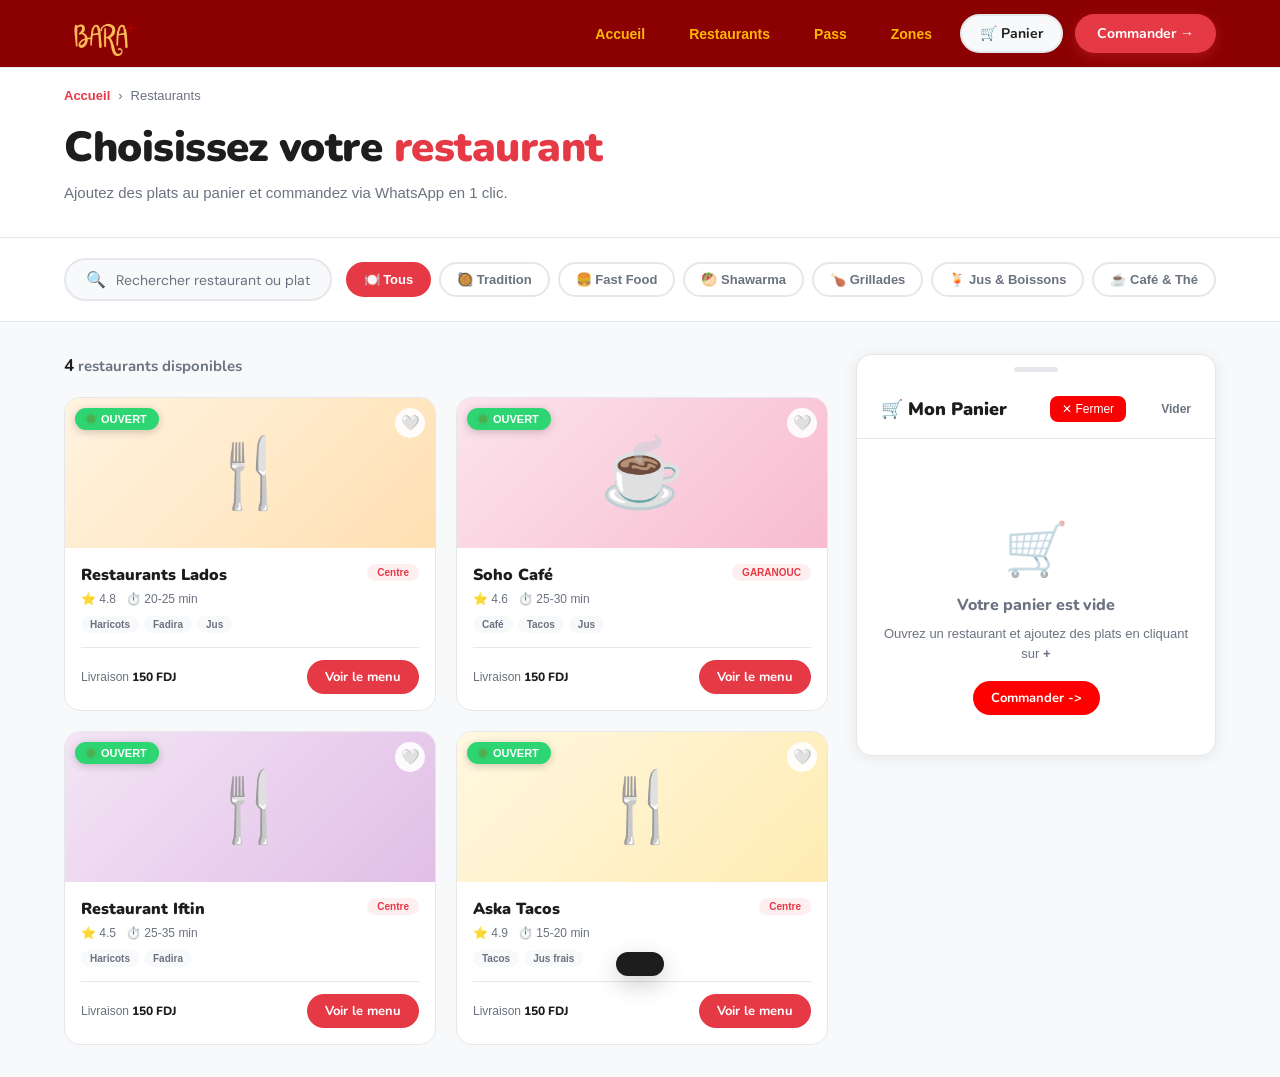
<file: restaurants.html>
<!DOCTYPE html>
<html lang="fr">
<head>
<meta charset="UTF-8">
<meta name="viewport" content="width=device-width, initial-scale=1.0">
<title>Restaurants — Bara+ Ali Sabieh</title>
<link rel="shortcut icon" href="images/3.png" type="image/x-icon">
<link href="https://fonts.googleapis.com/css2?family=Nunito:wght@400;600;700;800;900&family=DM+Sans:wght@400;500;600&display=swap" rel="stylesheet">
<link rel="stylesheet" href="style2.css">
</head>
<body>

<!-- NAV -->
<nav>
  <a href="index.html" class="nav-logo">
    <img src="images/2.png" alt="">
  </a>
  <div class="nav-right">
    <a href="index.html" class="nav-link">Accueil</a>
    <a href="restaurants.html" class="nav-link active">Restaurants</a>
    <a href="index.html#pass" class="nav-link">Pass</a>
    <a href="index.html#zones" class="nav-link">Zones</a>
    <button class="cart-nav-btn" onclick="toggleCartMobile()" id="cartNavBtn">
      🛒 Panier
      <span id="cartBadge" class="cart-badge">0</span>
    </button>
    <a href="https://wa.me/25377784312?text=Salut, je veux commander !" target="_blank" class="nav-cta">Commander →</a>
  </div>
</nav>

<!-- PAGE HERO -->
<div class="page-hero">
  <div class="breadcrumb">
    <a href="index.html">Accueil</a> › <span>Restaurants</span>
  </div>
  <h1>Choisissez votre <span>restaurant</span></h1>
  <p>Ajoutez des plats au panier et commandez via WhatsApp en 1 clic.</p>
</div>

<!-- CONTROLS -->
<div class="controls">
  <div class="search-box">
    <span style="color:var(--text2)">🔍</span>
    <input type="text" id="searchInput" placeholder="Rechercher restaurant ou plat...">
  </div>
  <div class="filter-pills">
  <div class="fp on" onclick="filter(this,'all')">🍽️ Tous</div>
  <div class="fp" onclick="filter(this,'traditionnel')">🥘 Tradition</div>
  <div class="fp" onclick="filter(this,'fastfood')">🍔 Fast Food</div>
  <div class="fp" onclick="filter(this,'shawarma')">🥙 Shawarma</div>
  <div class="fp" onclick="filter(this,'grillades')">🍗 Grillades</div>
  <div class="fp" onclick="filter(this,'jus')">🍹 Jus & Boissons</div>
  <div class="fp" onclick="filter(this,'cafe')">☕ Café & Thé</div>
</div>
</div>

<!-- MAIN -->
<div class="main">

  <!-- LEFT: RESTAURANT CARDS -->
  <div>
    <div class="resto-count"><strong id="restoCount">4</strong> restaurants disponibles</div>
    <div class="resto-grid" id="restoGrid">

      <div class="rc fi" data-cat="traditionnel" data-name="lados" data-note="4.8" data-id="lados" onclick="openModal('lados')">
        <div class="rc-img c1">🍴<div class="rc-open" id="rc-open"><div class="rc-status-badge"></div></div><div class="rc-fav">🤍</div></div>
        <div class="rc-body">
          <div class="rc-head"><div class="rc-name">Restaurants Lados</div><span class="rc-zone">Centre</span></div>
          <div class="rc-meta"><span>⭐ 4.8</span><span>⏱️ 20-25 min</span></div>
          <div class="rc-tags"><span class="rc-tag">Haricots</span><span class="rc-tag">Fadira</span><span class="rc-tag">Jus</span></div>
          <div class="rc-footer">
            <div class="rc-price">Livraison <strong>150 FDJ</strong></div>
            <button class="rc-btn" onclick="openModal('lados')">Voir le menu</button>
          </div>
        </div>
      </div>

      <div class="rc fi" data-cat="cafe" data-name="soho café" data-note="4.6" data-id="soho">
        <div class="rc-img c2">☕<div class="rc-open" id="rc-open"><div class="rc-status-badge"></div></div><div class="rc-fav">🤍</div></div>
        <div class="rc-body">
          <div class="rc-head"><div class="rc-name">Soho Café</div><span class="rc-zone">GARANOUC</span></div>
          <div class="rc-meta"><span>⭐ 4.6</span><span>⏱️ 25-30 min</span></div>
          <div class="rc-tags"><span class="rc-tag">Café</span><span class="rc-tag">Tacos</span><span class="rc-tag">Jus</span></div>
          <div class="rc-footer">
            <div class="rc-price">Livraison <strong>150 FDJ</strong></div>
            <button class="rc-btn" onclick="openModal('soho')">Voir le menu</button>
          </div>
        </div>
      </div>

      <!--  <div class="rc fi" data-cat="riz" data-name="restaurant kulmiye" data-note="4.7" data-id="kulmiye">
        <div class="rc-img c3">🍴<div class="rc-open" id="rc-open"><div class="rc-status-badge"></div></div><div class="rc-fav">🤍</div></div>
        <div class="rc-body">
          <div class="rc-head"><div class="rc-name">Restaurant Kulmiye</div><span class="rc-zone">Chateau d'eau</span></div>
          <div class="rc-meta"><span>⭐ 4.7</span><span>⏱️ 20-28 min</span></div>
          <div class="rc-tags"><span class="rc-tag">Haricots</span><span class="rc-tag">Spaghethis</span></div>
          <div class="rc-footer">
            <div class="rc-price">Livraison <strong>150 FDJ</strong></div>
            <button class="rc-btn" onclick="openModal('kulmiye')">Voir le menu</button>
          </div>
        </div>
      </div>-->
      

      <div class="rc fi" data-cat="traditionnel" data-name="restaurant iftin" data-note="4.5" data-id="iftin">
        <div class="rc-img c4">🍴<div class="rc-open" id="rc-open"><div class="rc-status-badge"></div></div><div class="rc-fav">🤍</div></div>
        <div class="rc-body">
          <div class="rc-head"><div class="rc-name">Restaurant Iftin</div><span class="rc-zone">Centre</span></div>
          <div class="rc-meta"><span>⭐ 4.5</span><span>⏱️ 25-35 min</span></div>
          <div class="rc-tags"><span class="rc-tag">Haricots</span><span class="rc-tag">Fadira</span></div>
          <div class="rc-footer">
            <div class="rc-price">Livraison <strong>150 FDJ</strong></div>
            <button class="rc-btn" onclick="openModal('iftin')">Voir le menu</button>
          </div>
        </div>
      </div>

      <!-- <div class="rc fi" data-cat="fastfood" data-name="royale café" data-note="4.4" data-id="royale">
        <div class="rc-img c5">☕<div class="rc-open" id="rc-open"><div class="rc-status-badge"></div></div><div class="rc-fav">🤍</div></div>
        <div class="rc-body">
          <div class="rc-head"><div class="rc-name">Royale Café</div><span class="rc-zone">Cheikh-Moussa</span></div>
          <div class="rc-meta"><span>⭐ 4.4</span><span>⏱️ 15-20 min</span></div>
          <div class="rc-tags"><span class="rc-tag">Café</span><span class="rc-tag">Tacos</span></div>
          <div class="rc-footer">
            <div class="rc-price">Livraison <strong>150 FDJ</strong></div>
            <button class="rc-btn" onclick="openModal('royale')">Voir le menu</button>
          </div>
        </div>
      </div> -->

      <div class="rc fi" data-cat="fastfood" data-name="aska tacos" data-note="4.9" data-id="aska-tacos">
        <div class="rc-img c6">🍴<div class="rc-open" id="rc-open"><div class="rc-status-badge"></div>  </div><div class="rc-fav">🤍</div></div>
        <div class="rc-body">
          <div class="rc-head"><div class="rc-name">Aska Tacos</div><span class="rc-zone">Centre</span></div>
          <div class="rc-meta"><span>⭐ 4.9</span><span>⏱️ 15-20 min</span></div>
          <div class="rc-tags"><span class="rc-tag">Tacos</span><span class="rc-tag">Jus frais</span></div>
          <div class="rc-footer">
            <div class="rc-price">Livraison <strong>150 FDJ</strong></div>
            <button class="rc-btn" onclick="openModal('aska-tacos')">Voir le menu</button>
          </div>
        </div>
      </div>

      <div class="empty" id="emptyState">
        <div class="empty-icon">🔍</div>
        <h3>Aucun résultat</h3>
        <p>Essayez un autre mot-clé.</p>
      </div>
    </div>
  </div>

  <!-- RIGHT: CART SIDEBAR -->
  <div class="cart-sidebar" id="cartSidebar">

  <!-- ← AJOUTER : poignée visuelle pour indiquer qu'on peut scroll -->
  <div style="
    width:44px;height:5px;background:#E5E7EB;
    border-radius:3px;margin:12px auto 4px;
    "></div>
    <div style="padding-bottom:40px"> 
      <div class="cart-header">
      <div class="cart-title">🛒 Mon Panier <span id="cartCount" style="font-size:13px;color:var(--text2);font-weight:600"></span></div>
      <span onclick="toggleCartMobile()" style="
                        background:#f70303;
                        color:white;
                        border:none;
                        padding:6px 12px;
                        border-radius:8px;
                        font-size:12px;
                        cursor:pointer;">
        ✕ Fermer
      </span>
      <span class="cart-clear" onclick="clearCart()">Vider</span>
    </div>
   </div>

    <div class="cart-resto-info" id="cartRestoInfo">
      <div class="cart-resto-emoji" id="cartRestoEmoji"></div>
      <div>
        <div class="cart-resto-name" id="cartRestoName"></div>
        <!-- ✅ Ce texte change automatiquement selon la zone détectée -->
        <div class="cart-resto-sub" id="cartRestoSub">Livraison 150 FDJ</div>
      </div>
    </div>

    <div class="cart-empty" id="cartEmptyState">
      <div class="cart-empty-icon">🛒</div>
      <h3>Votre panier est vide</h3>
      <p>Ouvrez un restaurant et ajoutez des plats en cliquant sur <b>+</b></p>
      <br>
      <div><a href="#" onclick="toggleCartMobile()" style="display: inline-block; background:red; color: white; border:none; border-radius:50px; padding:8px 18px; font-family:Nunito,sans-serif; font-weight:700; font-size:13px; cursor:pointer; transition:all .2s; text-decoration: none;" >Commander -></a></div>
    </div>

    <div class="cart-items" id="cartItems" style="display:none"></div>

    <div class="cart-footer" id="cartFooter" style="display:none">
      <div class="cart-subtotal"><span>Sous-total</span><span id="cartSubtotal">0 FDJ</span></div>
      <div class="cart-delivery"><span>Livraison</span><span id="cartDeliveryAmount" style="color:var(--green);font-weight:600">150 FDJ</span></div>
      <div class="cart-total"><span>Total</span><span id="cartTotal">0 FDJ</span></div>
        <div class="cart-customer-info" style="margin-bottom: 15px;">
          <label style="font-size: 12px; font-weight: 700; color: var(--text2); display: block; margin-bottom: 5px;">👤 Votre Nom Complet</label>
          <input type="text" id="customerName" placeholder="Ex: Hamoud Abass" style="
            width: 100%; 
            padding: 12px; 
            border: 1px solid #ddd; 
            border-radius: 10px; 
            font-family: inherit;
            font-size: 14px;
          ">
        </div>
       <div class="cart-address">
        <!--  Simplifié : uniquement quartier -->
      <label>📍 Choisissez votre quartier</label>

        <!-- ── ÉTAPE 2 : Sélection manuelle (visible par défaut) ── -->
         
        <div id="manualZone">
          <select id="zoneSelect" onchange="updateDelivery()" >
            <optgroup label="🟢 Zone Normale — 150 FDJ">
              <option value="150">Château d'eau — 150 FDJ</option>
              <option value="150">Shell — 150 FDJ</option>
              <option value="150">Arabta — 150 FDJ</option>
              <option value="150">Q.Ali — 150 FDJ</option>
              <option value="150">Place — 150 FDJ</option>
              <option value="150">Feraad — 150 FDJ</option>
              <option value="150">Sept Frères/Plateau Garanoucou — 150 FDJ</option>
            </optgroup>
            <optgroup label="🟡 Zone Éloignée — 250 FDJ">
              <option value="250">Gohara — 250 FDJ</option>
              <option value="250">Arta — 250 FDJ</option>
              <option value="250">Cité — 250 FDJ</option>
              <option value="250">Barwaqo — 250 FDJ</option>
              <option value="250">Main de lion — 250 FDJ</option>
              <option value="250">Iljano — 250 FDJ</option>
              <option value="250">Jena — 250 FDJ</option>
            </optgroup>
          </select>
        </div>
      </div>

      <div style="font-size:12px;font-weight:600;color:var(--text2);margin-bottom:8px">💳 Mode de paiement</div>
      <div class="payment-opts">
        <div class="pay-opt on" onclick="selectPay(this,'Waffi')"><span class="po-icon">💵</span>Waffi</div>
        <div class="pay-opt" onclick="selectPay(this,'D-Money')"><span class="po-icon">📱</span>D-Money</div>
        <div class="pay-opt" onclick="selectPay(this,'CacPay')"><span class="po-icon">💳</span>CacPay</div>
      </div>

      <button class="order-btn" id="orderBtn" onclick="sendOrder()">
        <svg width="20" height="20" viewBox="0 0 24 24" fill="currentColor"><path d="M17.472 14.382c-.297-.149-1.758-.867-2.03-.967-.273-.099-.471-.148-.67.15-.197.297-.767.966-.94 1.164-.173.199-.347.223-.644.075-.297-.15-1.255-.463-2.39-1.475-.883-.788-1.48-1.761-1.653-2.059-.173-.297-.018-.458.13-.606.134-.133.298-.347.446-.52.149-.174.198-.298.298-.497.099-.198.05-.371-.025-.52-.075-.149-.669-1.612-.916-2.207-.242-.579-.487-.5-.669-.51-.173-.008-.371-.01-.57-.01-.198 0-.52.074-.792.372-.272.297-1.04 1.016-1.04 2.479 0 1.462 1.065 2.875 1.213 3.074.149.198 2.096 3.2 5.077 4.487.709.306 1.262.489 1.694.625.712.227 1.36.195 1.871.118.571-.085 1.758-.719 2.006-1.413.248-.694.248-1.289.173-1.413-.074-.124-.272-.198-.57-.347m-5.421 7.403h-.004a9.87 9.87 0 01-5.031-1.378l-.361-.214-3.741.982.998-3.648-.235-.374a9.86 9.86 0 01-1.51-5.26c.001-5.45 4.436-9.884 9.888-9.884 2.64 0 5.122 1.03 6.988 2.898a9.825 9.825 0 012.893 6.994c-.003 5.45-4.437 9.884-9.885 9.884m8.413-18.297A11.815 11.815 0 0012.05 0C5.495 0 .16 5.335.157 11.892c0 2.096.547 4.142 1.588 5.945L.057 24l6.305-1.654a11.882 11.882 0 005.683 1.448h.005c6.554 0 11.89-5.335 11.893-11.893a11.821 11.821 0 00-3.48-8.413z"/></svg>
        Envoyer la commande
      </button></div>

</div>

<!-- MOBILE CART TOGGLE -->
<button class="cart-mobile-toggle" id="cartMobileToggle" onclick="toggleCartMobile()" style="display:none">
  🛒 Panier <span class="cart-mobile-badge" id="cartMobileBadge">0 article</span>
</button>

<!-- ═══════ MODALS ═══════ -->

<!-- DATA: restaurant menus -->

<!-- MODAL CONTAINER -->
<div class="overlay" id="modalOverlay" onclick="handleOverlayClick(event)">
  <div class="modal" id="modalBox">
    <div class="modal-hero" id="modalHero">
      <button class="modal-close" onclick="closeModal()">✕</button>
    </div>
    <div class="modal-body" id="modalBody"></div>
  </div>
</div>

<!-- TOAST -->
<div class="toast" id="toast"></div>

<script src="restaurant.js"></script>

</body>
</html>
</file>
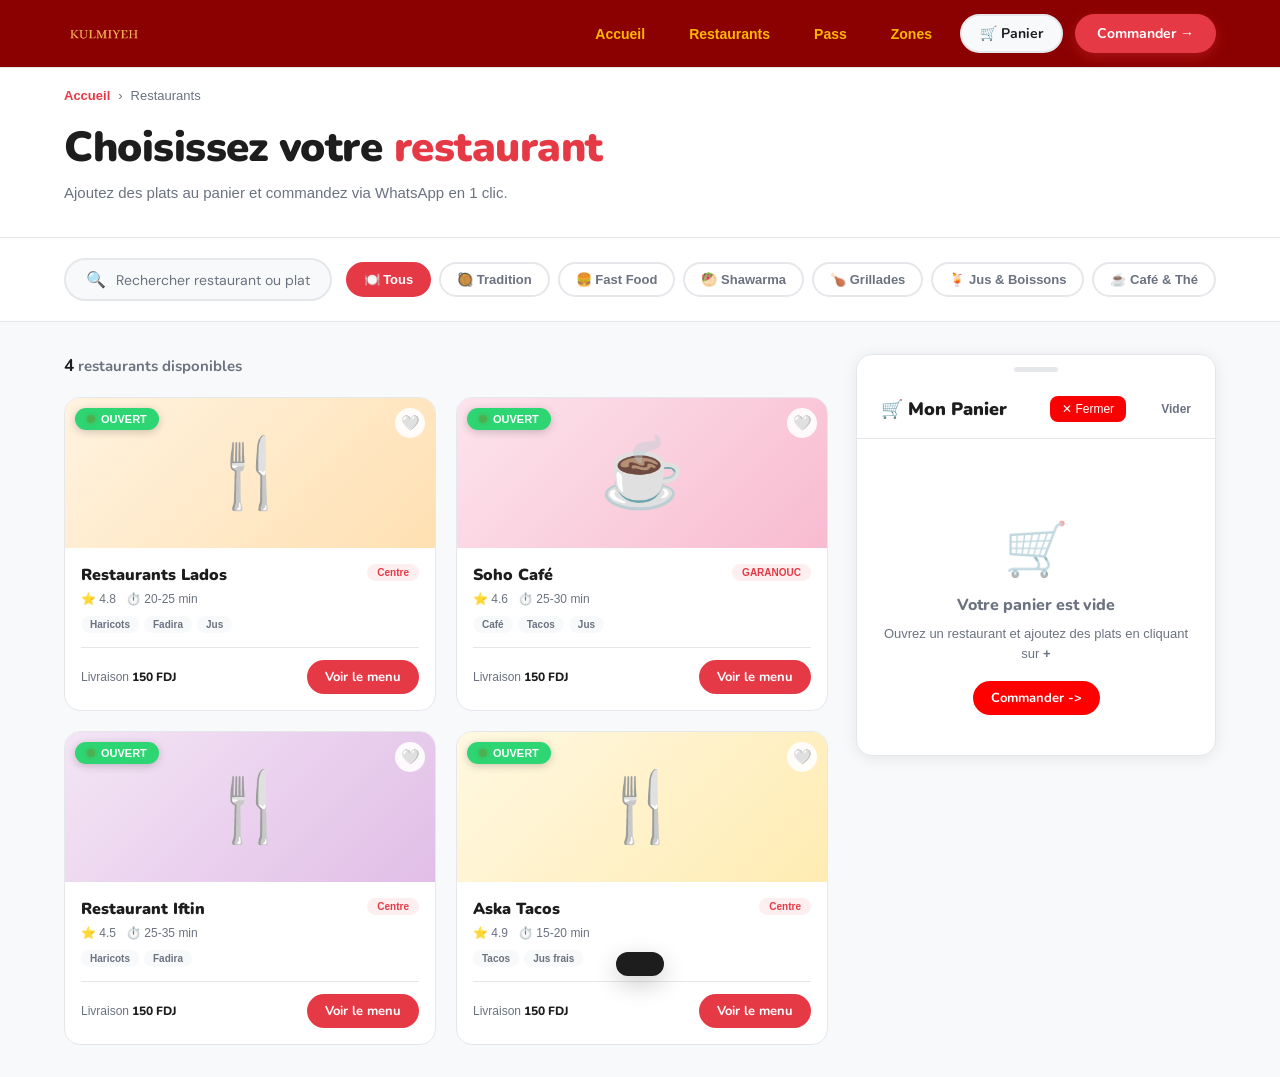
<file: pages/restaurants.html>
<!DOCTYPE html>
<html lang="fr">
<head>
<meta charset="UTF-8">
<meta name="viewport" content="width=device-width, initial-scale=1.0">
<title>Restaurants — Bara+ Ali Sabieh</title>
<link rel="shortcut icon" href="../assets/images/3.png" type="image/x-icon">
<link href="https://fonts.googleapis.com/css2?family=Nunito:wght@400;600;700;800;900&family=DM+Sans:wght@400;500;600&display=swap" rel="stylesheet">
<link rel="stylesheet" href="../assets/css/style2.css">
</head>
<body>

<!-- NAV -->
<nav>
  <a href="index.html" class="nav-logo">
    <img src="../assets/images/2.png" alt="">
  </a>
  <div class="nav-right">
    <a href="../index.html" class="nav-link">Accueil</a>
    <a href="../assets/pages/restaurants.html" class="nav-link active">Restaurants</a>
    <a href="../index.html#pass" class="nav-link">Pass</a>
    <a href="../index.html#zones" class="nav-link">Zones</a>
    <button class="cart-nav-btn" onclick="toggleCartMobile()" id="cartNavBtn">
      🛒 Panier
      <span id="cartBadge" class="cart-badge">0</span>
    </button>
    <a href="https://wa.me/25377784312?text=Salut, je veux commander !" target="_blank" class="nav-cta">Commander →</a>
  </div>
</nav>

<!-- PAGE HERO -->
<div class="page-hero">
  <div class="breadcrumb">
    <a href="index.html">Accueil</a> › <span>Restaurants</span>
  </div>
  <h1>Choisissez votre <span>restaurant</span></h1>
  <p>Ajoutez des plats au panier et commandez via WhatsApp en 1 clic.</p>
</div>

<!-- CONTROLS -->
<div class="controls">
  <div class="search-box">
    <span style="color:var(--text2)">🔍</span>
    <input type="text" id="searchInput" placeholder="Rechercher restaurant ou plat...">
  </div>
  <div class="filter-pills">
  <div class="fp on" onclick="filter(this,'all')">🍽️ Tous</div>
  <div class="fp" onclick="filter(this,'traditionnel')">🥘 Tradition</div>
  <div class="fp" onclick="filter(this,'fastfood')">🍔 Fast Food</div>
  <div class="fp" onclick="filter(this,'shawarma')">🥙 Shawarma</div>
  <div class="fp" onclick="filter(this,'grillades')">🍗 Grillades</div>
  <div class="fp" onclick="filter(this,'jus')">🍹 Jus & Boissons</div>
  <div class="fp" onclick="filter(this,'cafe')">☕ Café & Thé</div>
</div>
</div>

<!-- MAIN -->
<div class="main">

  <!-- LEFT: RESTAURANT CARDS -->
  <div>
    <div class="resto-count"><strong id="restoCount">4</strong> restaurants disponibles</div>
    <div class="resto-grid" id="restoGrid">

      <div class="rc fi" data-cat="traditionnel" data-name="lados" data-note="4.8" data-id="lados" onclick="openModal('lados')">
        <div class="rc-img c1">🍴<div class="rc-open" id="rc-open"><div class="rc-status-badge"></div></div><div class="rc-fav">🤍</div></div>
        <div class="rc-body">
          <div class="rc-head"><div class="rc-name">Restaurants Lados</div><span class="rc-zone">Centre</span></div>
          <div class="rc-meta"><span>⭐ 4.8</span><span>⏱️ 20-25 min</span></div>
          <div class="rc-tags"><span class="rc-tag">Haricots</span><span class="rc-tag">Fadira</span><span class="rc-tag">Jus</span></div>
          <div class="rc-footer">
            <div class="rc-price">Livraison <strong>150 FDJ</strong></div>
            <button class="rc-btn" onclick="openModal('lados')">Voir le menu</button>
          </div>
        </div>
      </div>

      <div class="rc fi" data-cat="cafe" data-name="soho café" data-note="4.6" data-id="soho">
        <div class="rc-img c2">☕<div class="rc-open" id="rc-open"><div class="rc-status-badge"></div></div><div class="rc-fav">🤍</div></div>
        <div class="rc-body">
          <div class="rc-head"><div class="rc-name">Soho Café</div><span class="rc-zone">GARANOUC</span></div>
          <div class="rc-meta"><span>⭐ 4.6</span><span>⏱️ 25-30 min</span></div>
          <div class="rc-tags"><span class="rc-tag">Café</span><span class="rc-tag">Tacos</span><span class="rc-tag">Jus</span></div>
          <div class="rc-footer">
            <div class="rc-price">Livraison <strong>150 FDJ</strong></div>
            <button class="rc-btn" onclick="openModal('soho')">Voir le menu</button>
          </div>
        </div>
      </div>

      <div class="rc fi" data-cat="traditionnel" data-name="restaurant iftin" data-note="4.5" data-id="iftin">
        <div class="rc-img c4">🍴<div class="rc-open" id="rc-open"><div class="rc-status-badge"></div></div><div class="rc-fav">🤍</div></div>
        <div class="rc-body">
          <div class="rc-head"><div class="rc-name">Restaurant Iftin</div><span class="rc-zone">Centre</span></div>
          <div class="rc-meta"><span>⭐ 4.5</span><span>⏱️ 25-35 min</span></div>
          <div class="rc-tags"><span class="rc-tag">Haricots</span><span class="rc-tag">Fadira</span></div>
          <div class="rc-footer">
            <div class="rc-price">Livraison <strong>150 FDJ</strong></div>
            <button class="rc-btn" onclick="openModal('iftin')">Voir le menu</button>
          </div>
        </div>
      </div>

      <div class="rc fi" data-cat="fastfood" data-name="aska tacos" data-note="4.9" data-id="aska-tacos">
        <div class="rc-img c6">🍴<div class="rc-open" id="rc-open"><div class="rc-status-badge"></div>  </div><div class="rc-fav">🤍</div></div>
        <div class="rc-body">
          <div class="rc-head"><div class="rc-name">Aska Tacos</div><span class="rc-zone">Centre</span></div>
          <div class="rc-meta"><span>⭐ 4.9</span><span>⏱️ 15-20 min</span></div>
          <div class="rc-tags"><span class="rc-tag">Tacos</span><span class="rc-tag">Jus frais</span></div>
          <div class="rc-footer">
            <div class="rc-price">Livraison <strong>150 FDJ</strong></div>
            <button class="rc-btn" onclick="openModal('aska-tacos')">Voir le menu</button>
          </div>
        </div>
      </div>

      <div class="empty" id="emptyState">
        <div class="empty-icon">🔍</div>
        <h3>Aucun résultat</h3>
        <p>Essayez un autre mot-clé.</p>
      </div>
    </div>
  </div>

  <!-- RIGHT: CART SIDEBAR -->
  <div class="cart-sidebar" id="cartSidebar">

  <!-- ← AJOUTER : poignée visuelle pour indiquer qu'on peut scroll -->
  <div style="
    width:44px;height:5px;background:#E5E7EB;
    border-radius:3px;margin:12px auto 4px;
    "></div>
    <div style="padding-bottom:40px"> 
      <div class="cart-header">
      <div class="cart-title">🛒 Mon Panier <span id="cartCount" style="font-size:13px;color:var(--text2);font-weight:600"></span></div>
      <span onclick="toggleCartMobile()" style="
                        background:#f70303;
                        color:white;
                        border:none;
                        padding:6px 12px;
                        border-radius:8px;
                        font-size:12px;
                        cursor:pointer;">
        ✕ Fermer
      </span>
      <span class="cart-clear" onclick="clearCart()">Vider</span>
    </div>
   </div>

    <div class="cart-resto-info" id="cartRestoInfo">
      <div class="cart-resto-emoji" id="cartRestoEmoji"></div>
      <div>
        <div class="cart-resto-name" id="cartRestoName"></div>
        <!-- ✅ Ce texte change automatiquement selon la zone détectée -->
        <div class="cart-resto-sub" id="cartRestoSub">Livraison 150 FDJ</div>
      </div>
    </div>

    <div class="cart-empty" id="cartEmptyState">
      <div class="cart-empty-icon">🛒</div>
      <h3>Votre panier est vide</h3>
      <p>Ouvrez un restaurant et ajoutez des plats en cliquant sur <b>+</b></p>
      <br>
      <div><a href="#" onclick="toggleCartMobile()" style="display: inline-block; background:red; color: white; border:none; border-radius:50px; padding:8px 18px; font-family:Nunito,sans-serif; font-weight:700; font-size:13px; cursor:pointer; transition:all .2s; text-decoration: none;" >Commander -></a></div>
    </div>

    <div class="cart-items" id="cartItems" style="display:none"></div>

    <div class="cart-footer" id="cartFooter" style="display:none">
      <div class="cart-subtotal"><span>Sous-total</span><span id="cartSubtotal">0 FDJ</span></div>
      <div class="cart-delivery"><span>Livraison</span><span id="cartDeliveryAmount" style="color:var(--green);font-weight:600">150 FDJ</span></div>
      <div class="cart-total"><span>Total</span><span id="cartTotal">0 FDJ</span></div>
        <div class="cart-customer-info" style="margin-bottom: 15px;">
          <label style="font-size: 12px; font-weight: 700; color: var(--text2); display: block; margin-bottom: 5px;">👤 Votre Nom Complet</label>
          <input type="text" id="customerName" placeholder="Ex: Hamoud Abass" style="
            width: 100%; 
            padding: 12px; 
            border: 1px solid #ddd; 
            border-radius: 10px; 
            font-family: inherit;
            font-size: 14px;
          ">
        </div>
       <div class="cart-address">
        <!--  Simplifié : uniquement quartier -->
      <label>📍 Choisissez votre quartier</label>

        <!-- ── ÉTAPE 2 : Sélection manuelle (visible par défaut) ── -->
         
        <div id="manualZone">
          <select id="zoneSelect" onchange="updateDelivery()" >
            <optgroup label="🟢 Zone Normale — 150 FDJ">
              <option value="150">Château d'eau — 150 FDJ</option>
              <option value="150">Shell — 150 FDJ</option>
              <option value="150">Arabta — 150 FDJ</option>
              <option value="150">Q.Ali — 150 FDJ</option>
              <option value="150">Place — 150 FDJ</option>
              <option value="150">Feraad — 150 FDJ</option>
              <option value="150">Sept Frères/Plateau Garanoucou — 150 FDJ</option>
            </optgroup>
            <optgroup label="🟡 Zone Éloignée — 250 FDJ">
              <option value="250">Gohara — 250 FDJ</option>
              <option value="250">Arta — 250 FDJ</option>
              <option value="250">Cité — 250 FDJ</option>
              <option value="250">Barwaqo — 250 FDJ</option>
              <option value="250">Main de lion — 250 FDJ</option>
              <option value="250">Iljano — 250 FDJ</option>
              <option value="250">Jena — 250 FDJ</option>
            </optgroup>
          </select>
        </div>
      </div>

      <div style="font-size:12px;font-weight:600;color:var(--text2);margin-bottom:8px">💳 Mode de paiement</div>
      <div class="payment-opts">
        <div class="pay-opt on" onclick="selectPay(this,'Waffi')"><span class="po-icon">💵</span>Waffi</div>
        <div class="pay-opt" onclick="selectPay(this,'D-Money')"><span class="po-icon">📱</span>D-Money</div>
        <div class="pay-opt" onclick="selectPay(this,'CacPay')"><span class="po-icon">💳</span>CacPay</div>
      </div>

      <button class="order-btn" id="orderBtn" onclick="sendOrder()">
        <svg width="20" height="20" viewBox="0 0 24 24" fill="currentColor"><path d="M17.472 14.382c-.297-.149-1.758-.867-2.03-.967-.273-.099-.471-.148-.67.15-.197.297-.767.966-.94 1.164-.173.199-.347.223-.644.075-.297-.15-1.255-.463-2.39-1.475-.883-.788-1.48-1.761-1.653-2.059-.173-.297-.018-.458.13-.606.134-.133.298-.347.446-.52.149-.174.198-.298.298-.497.099-.198.05-.371-.025-.52-.075-.149-.669-1.612-.916-2.207-.242-.579-.487-.5-.669-.51-.173-.008-.371-.01-.57-.01-.198 0-.52.074-.792.372-.272.297-1.04 1.016-1.04 2.479 0 1.462 1.065 2.875 1.213 3.074.149.198 2.096 3.2 5.077 4.487.709.306 1.262.489 1.694.625.712.227 1.36.195 1.871.118.571-.085 1.758-.719 2.006-1.413.248-.694.248-1.289.173-1.413-.074-.124-.272-.198-.57-.347m-5.421 7.403h-.004a9.87 9.87 0 01-5.031-1.378l-.361-.214-3.741.982.998-3.648-.235-.374a9.86 9.86 0 01-1.51-5.26c.001-5.45 4.436-9.884 9.888-9.884 2.64 0 5.122 1.03 6.988 2.898a9.825 9.825 0 012.893 6.994c-.003 5.45-4.437 9.884-9.885 9.884m8.413-18.297A11.815 11.815 0 0012.05 0C5.495 0 .16 5.335.157 11.892c0 2.096.547 4.142 1.588 5.945L.057 24l6.305-1.654a11.882 11.882 0 005.683 1.448h.005c6.554 0 11.89-5.335 11.893-11.893a11.821 11.821 0 00-3.48-8.413z"/></svg>
        Envoyer la commande
      </button></div>

</div>

<!-- MOBILE CART TOGGLE -->
<button class="cart-mobile-toggle" id="cartMobileToggle" onclick="toggleCartMobile()" style="display:none">
  🛒 Panier <span class="cart-mobile-badge" id="cartMobileBadge">0 article</span>
</button>

<!-- ═══════ MODALS ═══════ -->

<!-- DATA: restaurant menus -->

<!-- MODAL CONTAINER -->
<div class="overlay" id="modalOverlay" onclick="handleOverlayClick(event)">
  <div class="modal" id="modalBox">
    <div class="modal-hero" id="modalHero">
      <button class="modal-close" onclick="closeModal()">✕</button>
    </div>
    <div class="modal-body" id="modalBody"></div>
  </div>
</div>

<!-- TOAST -->
<div class="toast" id="toast"></div>

<script src="../assets/js/restaurant.js"></script>

</body>
</html>
</file>
<file: style2.css>
*{margin:0;padding:0;box-sizing:border-box}
:root{
--primary:#E63946;--primary-dark:#C1121F;--primary-light:#FF6B6B;
--accent:#FFB703;--green:#22C55E;
--bg:#F8F9FA;--white:#fff;
--text:#1D1D1D;--text2:#6B7280;--border:#E5E7EB;
--shadow:0 2px 16px rgba(0,0,0,0.08);
--shadow-lg:0 8px 40px rgba(0,0,0,0.14);
--r:16px;--rs:10px;
--red-dark: #8B0000;
}

html{
  scroll-behavior:smooth
}

body{
  font-family:'Inter', sans-serif; 
  color:var(--text);
  background:var(--bg);
  overflow-x:hidden
}

/* NAV */
nav{position:fixed;top:0;width:100%;z-index:900;background:var(--red-dark);backdrop-filter:blur(20px);border-bottom:1px solid var(--border);padding:0 5%;height:68px;display:flex;align-items:center;justify-content:space-between}
.nav-logo{display:flex;align-items:center;gap:8px;text-decoration:none}
.nav-logo img{height:80px}
.nav-right{display:flex;align-items:center;gap:12px}
.nav-link{padding:8px 16px;border-radius:50px;font-size:14px;font-weight:600;color:var(--accent);text-decoration:none;transition:all .2s}
.nav-link:hover{background:var(--bg);color:var(--text)}
.nav-cta{background:var(--primary);color:#fff;padding:10px 22px;border-radius:50px;font-family:"Nunito",sans-serif;font-weight:700;font-size:14px;text-decoration:none;box-shadow:0 4px 14px rgba(230,57,70,0.35);transition:all .2s}
.nav-cta:hover{background:var(--primary-dark);transform:translateY(-1px)}

/* CART BUTTON IN NAV */
.cart-nav-btn{
position:relative;background:var(--bg);border:2px solid var(--border);
border-radius:50px;padding:8px 18px;display:flex;align-items:center;gap:8px;
cursor:pointer;font-family:"Nunito",sans-serif;font-weight:700;font-size:14px;
color:var(--text);transition:all .2s;
}
.cart-nav-btn:hover{border-color:var(--primary);color:var(--primary)}
.cart-nav-btn.has-items{border-color:var(--primary);background:#ffffff;color:var(--primary-dark)}
.cart-badge{
position:absolute;top:-6px;right:-6px;
width:20px;height:20px;border-radius:50%;
background:var(--primary);color:#fff;
font-size:11px;font-weight:900;
display:none;align-items:center;justify-content:center;
}
.cart-badge.show{display:flex}

/* PAGE HERO */
.page-hero{padding:88px 5% 36px;background:#fff;border-bottom:1px solid var(--border)}
.breadcrumb{display:flex;align-items:center;gap:8px;font-size:13px;color:var(--text2);margin-bottom:16px}
.breadcrumb a{color:var(--primary);text-decoration:none;font-weight:600}
.page-hero h1{font-family:"Nunito",sans-serif;font-weight:900;font-size:clamp(26px,4vw,42px);letter-spacing:-0.5px;margin-bottom:8px}
.page-hero h1 span{color:var(--primary)}
.page-hero p{color:var(--text2);font-size:15px}

/* CONTROLS */
.controls{padding:20px 5%;background:#fff;border-bottom:1px solid var(--border);display:flex;align-items:center;gap:14px;flex-wrap:wrap;position:sticky;top:68px;z-index:100}
.search-box{flex:1;min-width:200px;background:var(--bg);border:2px solid var(--border);border-radius:50px;padding:10px 20px;display:flex;align-items:center;gap:10px;transition:all .2s}
.search-box:focus-within{border-color:var(--primary);background:#fff}
.search-box input{border:none;background:transparent;font-size:14px;font-family:"DM Sans",sans-serif;color:var(--text);outline:none;width:100%}
.search-box input::placeholder{color:var(--text2)}
.filter-pills{display:flex;gap:8px;flex-wrap:wrap}
.fp{padding:8px 16px;border-radius:50px;border:2px solid var(--border);font-size:13px;font-weight:600;cursor:pointer;transition:all .2s;background:#fff;color:var(--text2);white-space:nowrap}
.fp:hover{border-color:var(--primary);color:var(--primary)}
.fp.on{background:var(--primary);color:#fff;border-color:var(--primary)}

/* MAIN */
.main{padding:32px 5%;display:grid;grid-template-columns:1fr 360px;gap:28px;align-items:flex-start}

/* RESTO GRID */
.resto-count{font-family:"Nunito",sans-serif;font-weight:700;font-size:15px;color:var(--text2);margin-bottom:20px}
.resto-count strong{color:var(--text);font-size:17px}
.resto-grid{display:grid;grid-template-columns:repeat(auto-fill,minmax(280px,1fr));gap:20px}

/* RESTO CARD */
.rc{background:#fff;border-radius:var(--r);border:1px solid var(--border);overflow:hidden;transition:all .3s;cursor:pointer}
.rc:hover{transform:translateY(-5px);box-shadow:var(--shadow-lg);border-color:transparent}
.rc-img{height:150px;display:flex;align-items:center;justify-content:center;font-size:68px;position:relative}
.c1{background:linear-gradient(135deg,#FFF3E0,#FFE0B2)}
.c2{background:linear-gradient(135deg,#FCE4EC,#F8BBD0)}
.c3{background:linear-gradient(135deg,#E3F2FD,#BBDEFB)}
.c4{background:linear-gradient(135deg,#F3E5F5,#E1BEE7)}
.c5{background:linear-gradient(135deg,#E8F5E9,#C8E6C9)}
.c6{background:linear-gradient(135deg,#FFF8E1,#FFECB3)}
.rc-open{position:absolute;top:10px;left:10px;background:var(--green);color:#fff;padding:3px 10px;border-radius:50px;font-size:10px;font-weight:700}
.rc-fav{position:absolute;top:10px;right:10px;width:30px;height:30px;background:rgba(255,255,255,0.9);border-radius:50%;display:flex;align-items:center;justify-content:center;font-size:15px;cursor:pointer;transition:all .2s}
.rc-fav:hover{background:#fff;transform:scale(1.15)}
.rc-body{padding:16px}
.rc-head{display:flex;align-items:flex-start;justify-content:space-between;margin-bottom:6px}
.rc-name{font-family:"Nunito",sans-serif;font-weight:900;font-size:16px}
.rc-zone{background:rgba(230,57,70,0.08);color:var(--primary);padding:3px 10px;border-radius:50px;font-size:10px;font-weight:700}
.rc-meta{display:flex;gap:10px;font-size:12px;color:var(--text2);margin-bottom:10px}
.rc-tags{display:flex;gap:5px;flex-wrap:wrap;margin-bottom:14px}
.rc-tag{background:var(--bg);padding:3px 9px;border-radius:50px;font-size:10px;font-weight:600;color:var(--text2)}
.rc-footer{display:flex;align-items:center;justify-content:space-between;padding-top:12px;border-top:1px solid var(--border)}
.rc-price{font-size:12px;color:var(--text2)}
.rc-price strong{color:var(--text);font-family:"Nunito",sans-serif;font-weight:800}
.rc-btn{background:var(--primary);color:#fff;border:none;border-radius:50px;padding:8px 18px;font-family:"Nunito",sans-serif;font-weight:700;font-size:13px;cursor:pointer;transition:all .2s}
.rc-btn:hover{background:var(--primary-dark);transform:scale(1.03)}
/* --- EFFET GRISÉ POUR RESTO FERMÉ OU SERVICE OFF --- */
.rc.fi.closed-grayscale {
  filter: grayscale(1);      /* Rend tout en noir et blanc */
  opacity: 0.7;             /* Rend la carte un peu transparente */
  pointer-events: none;      /* Empêche de cliquer sur la carte */
  cursor: not-allowed;       /* Change le curseur de la souris */
  transition: all 0.3s ease; /* Transition douce */
}

/* On garde le badge en couleur pour qu'il reste lisible sur le gris */
.rc.fi.closed-grayscale .rc-open {
  filter: grayscale(0);      /* Annule le gris uniquement pour le badge */
  opacity: 1;                /* Remet l'opacité à 100% pour le badge */
}

/* Optionnel : assombrir un peu l'image du resto fermé */
.rc.fi.closed-grayscale .rc-img {
  background-color: #f0f0f0 !important;
}

/* Transforme le trait en point rond */
.dot {
  width: 8px !important;
  height: 8px !important;
  min-width: 8px; /* Sécurité pour éviter l'écrasement */
  border-radius: 50% !important;
  display: inline-block !important;
  margin-right: 6px;
  flex-shrink: 0; /* Empêche le point de devenir un trait si le texte est long */
}

/* Couleurs des points */
.green-dot {
  background-color: #4CAF50 !important;
  box-shadow: 0 0 5px #4CAF50;
  animation: blink 1.5s infinite;
}

.red-dot {
  background-color: #EF5350 !important;
}

/* Le point devient blanc sur fond coloré */
.white-dot {
  background-color: #ffffff !important;
  width: 7px;
  height: 7px;
  border-radius: 50%;
  display: inline-block;
  margin-right: 6px;
  animation: blink 1.5s infinite;
}

@keyframes blink {
  0% { opacity: 1; }
  50% { opacity: 0.4; }
  100% { opacity: 1; }
}

/* L'animation de clignotement */
@keyframes blink {
  0% { opacity: 1; }
  50% { opacity: 0.4; }
  100% { opacity: 1; }
}

/* --- Style commun pour les badges --- */
.rc-open, .rc-status-badge {
  display: flex !important;
  align-items: center !important;
  padding: 5px 12px !important;
  border-radius: 20px !important;
  font-size: 11px !important;
  font-weight: 800 !important; /* Texte bien gras */
  text-transform: uppercase;
  box-shadow: 0 2px 8px rgba(0,0,0,0.2); /* Petit relief */
  border: none !important; /* On enlève les bordures */
}

/* --- CAS : OUVERT (Fond Vert / Texte Blanc) --- */
.status-open, .open-style { 
  background-color: #2ed573 !important; /* Vert vibrant */
  color: #ffffff !important;           /* Texte blanc pur */
}

/* --- CAS : FERMÉ (Fond Rouge / Texte Blanc) --- */
.resto_closed, .closed-style { 
  background-color: #ff4757 !important; /* Rouge vif */
  color: #ffffff !important;           /* Texte blanc pur */
}

/* --- CAS : SERVICE BARA+ ARRÊTÉ (Fond Noir/Gris) --- */
.service_off {
  background-color: #2f3542 !important;
  color: #ffffff !important;
  border: none !important;
  box-shadow: none;
}

/* EMPTY */
.empty{grid-column:1/-1;text-align:center;padding:50px;color:var(--text2);display:none}
.empty.show{display:block}
.empty-icon{font-size:48px;margin-bottom:12px}
.empty h3{font-family:"Nunito",sans-serif;font-weight:800;font-size:18px;color:var(--text);margin-bottom:6px}

/* ═══════ CART SIDEBAR ═══════ */
.cart-sidebar{
position:sticky;top:96px;
background:#fff;border-radius:var(--r);
border:1px solid var(--border);
box-shadow:var(--shadow);
overflow:hidden;
max-height:calc(100vh - 120px);
display:flex;flex-direction:column;
}
.cart-header{
padding:20px 24px 16px;
border-bottom:1px solid var(--border);
display:flex;align-items:center;justify-content:space-between;
flex-shrink:0;
}
.cart-title{font-family:"Nunito",sans-serif;font-weight:900;font-size:18px;display:flex;align-items:center;gap:8px}
.cart-clear{font-size:12px;color:var(--text2);cursor:pointer;font-weight:600;transition:color .2s}
.cart-clear:hover{color:var(--primary)}

/* RESTAURANT SELECT IN CART */
.cart-resto-info{
padding:12px 24px;background:rgba(230,57,70,0.04);
border-bottom:1px solid var(--border);
display:none;align-items:center;gap:10px;flex-shrink:0;
}
.cart-resto-info.show{display:flex}
.cart-resto-emoji{font-size:24px}
.cart-resto-name{font-family:"Nunito",sans-serif;font-weight:800;font-size:14px;color:var(--primary)}
.cart-resto-sub{font-size:11px;color:var(--text2)}

/* CART EMPTY STATE */
.cart-empty{
flex:1;display:flex;flex-direction:column;
align-items:center;justify-content:center;
padding:40px 24px;text-align:center;
}
.cart-empty-icon{font-size:52px;margin-bottom:14px;opacity:0.5}
.cart-empty h3{font-family:"Nunito",sans-serif;font-weight:800;font-size:16px;color:var(--text2);margin-bottom:8px}
.cart-empty p{font-size:13px;color:var(--text2);line-height:1.5}

/* CART ITEMS */
.cart-items{flex:1;overflow-y:auto;padding:16px 24px;scrollbar-width:thin}
.cart-item{
display:flex;align-items:center;gap:12px;
padding:10px 0;border-bottom:1px solid var(--border);
}
.cart-item:last-child{border-bottom:none}
.ci-emoji{font-size:28px;min-width:40px;height:40px;background:var(--bg);border-radius:8px;display:flex;align-items:center;justify-content:center}
.ci-info{flex:1}
.ci-name{font-family:"Nunito",sans-serif;font-weight:700;font-size:13px;margin-bottom:2px}
.ci-price{font-size:12px;color:var(--primary);font-weight:600}
.ci-qty{display:flex;align-items:center;gap:6px}
.qty-btn{
width:26px;height:26px;border-radius:50%;border:none;
background:var(--bg);cursor:pointer;font-size:16px;font-weight:700;
display:flex;align-items:center;justify-content:center;
transition:all .2s;color:var(--text);
}
.qty-btn:hover{background:var(--primary);color:#fff}
.qty-num{font-family:"Nunito",sans-serif;font-weight:800;font-size:14px;min-width:20px;text-align:center}

/* CART FOOTER */
.cart-footer{padding:16px 24px;border-top:1px solid var(--border);flex-shrink:0}
.cart-subtotal{display:flex;justify-content:space-between;font-size:13px;color:var(--text2);margin-bottom:8px}
.cart-delivery{display:flex;justify-content:space-between;font-size:13px;color:var(--text2);margin-bottom:14px}
.cart-total{
display:flex;justify-content:space-between;
font-family:"Nunito",sans-serif;font-weight:900;font-size:17px;
color:var(--text);padding-top:10px;border-top:1px solid var(--border);margin-bottom:16px;
}
.cart-total span:last-child{color:var(--primary)}

/* ADDRESS INPUT */
.cart-address{margin-bottom:12px}
.cart-address label{font-size:12px;font-weight:600;color:var(--text2);display:block;margin-bottom:6px}
.cart-address select,.cart-address textarea{
width:100%;border:2px solid var(--border);border-radius:var(--rs);
padding:10px 14px;font-size:13px;font-family:"DM Sans",sans-serif;
color:var(--text);outline:none;resize:none;transition:border-color .2s;
}
.cart-address select:focus,.cart-address textarea:focus{border-color:var(--primary)}
.cart-address textarea{height:60px;margin-top:8px}

/* PAYMENT SELECT */
.payment-opts{display:flex;gap:6px;margin-bottom:14px}
.pay-opt{
flex:1;padding:8px;border:2px solid var(--border);border-radius:var(--rs);
text-align:center;cursor:pointer;transition:all .2s;font-size:12px;font-weight:600;
}
.pay-opt:hover{border-color:var(--primary)}
.pay-opt.on{border-color:var(--primary);background:rgba(230,57,70,0.06);color:var(--primary)}
.pay-opt .po-icon{font-size:18px;display:block;margin-bottom:3px}

/* ORDER BTN */
.order-btn{
width:100%;padding:14px;background:var(--green);color:#fff;border:none;
border-radius:50px;font-family:"Nunito",sans-serif;font-weight:900;font-size:15px;
cursor:pointer;transition:all .2s;display:flex;align-items:center;justify-content:center;gap:8px;
box-shadow:0 4px 14px rgba(34,197,94,0.4);
}
.order-btn:hover{background:#16A34A;transform:translateY(-2px);box-shadow:0 8px 20px rgba(34,197,94,0.4)}
.order-btn:disabled{background:var(--border);color:var(--text2);cursor:not-allowed;transform:none;box-shadow:none}

/* ═══════ MODAL ═══════ */
.overlay{position:fixed;inset:0;z-index:1000;background:rgba(0,0,0,0.55);backdrop-filter:blur(4px);display:none;align-items:flex-end;justify-content:center;padding:20px}
.overlay.open{display:flex}
@media(min-width:700px){.overlay{align-items:center}}
.modal{background:#fff;border-radius:24px 24px 24px 24px;width:100%;max-width:660px;max-height:88vh;overflow-y:auto;position:relative;box-shadow:0 24px 80px rgba(0,0,0,0.22)}
.modal-hero{height:180px;display:flex;align-items:center;justify-content:center;font-size:90px;position:relative;flex-shrink:0}
.modal-close{position:absolute;top:14px;right:14px;width:34px;height:34px;border-radius:50%;background:rgba(255,255,255,0.92);border:none;font-size:16px;cursor:pointer;display:flex;align-items:center;justify-content:center;transition:all .2s}
.modal-close:hover{background:#fff;transform:scale(1.1)}
.modal-body{padding:24px}
.modal-name{font-family:"Nunito",sans-serif;font-weight:900;font-size:22px;margin-bottom:6px}
.modal-meta{display:flex;gap:14px;font-size:13px;color:var(--text2);margin-bottom:14px;flex-wrap:wrap}
.modal-desc{font-size:14px;color:var(--text2);line-height:1.6;margin-bottom:24px;padding-bottom:20px;border-bottom:1px solid var(--border)}
.menu-section{margin-bottom:28px}
.menu-section-title{font-family:"Nunito",sans-serif;font-weight:800;font-size:15px;color:var(--text);margin-bottom:14px;display:flex;align-items:center;gap:8px}
.menu-section-title::after{content:"";flex:1;height:1px;background:var(--border)}
.menu-items{display:flex;flex-direction:column;gap:10px}

/* MENU ITEM WITH ADD BTN */
.mi{
background:var(--bg);border-radius:var(--rs);padding:14px;
display:flex;align-items:center;gap:12px;
border:2px solid transparent;transition:all .2s;
}
.mi:hover{border-color:var(--border);background:#fff}
.mi-emoji{font-size:26px;min-width:42px;height:42px;background:#fff;border-radius:8px;display:flex;align-items:center;justify-content:center;box-shadow:0 2px 6px rgba(0,0,0,0.06);flex-shrink:0}
.mi-info{flex:1}
.mi-name{font-family:"Nunito",sans-serif;font-weight:700;font-size:13px;margin-bottom:2px}
.mi-desc{font-size:11px;color:var(--text2);line-height:1.4}
.mi-right{display:flex;align-items:center;gap:10px;flex-shrink:0}
.mi-price{font-family:"Nunito",sans-serif;font-weight:900;font-size:14px;color:var(--primary);white-space:nowrap}

/* ADD TO CART BUTTON */
.add-btn{
width:32px;height:32px;border-radius:50%;
background:var(--primary);color:#fff;border:none;
font-size:20px;font-weight:700;cursor:pointer;
display:flex;align-items:center;justify-content:center;
transition:all .2s;flex-shrink:0;
}
.add-btn:hover{background:var(--primary-dark);transform:scale(1.12)}
.add-btn.added{background:var(--green);animation:pop .3s ease}
@keyframes pop{0%{transform:scale(1)}50%{transform:scale(1.3)}100%{transform:scale(1)}}

/* ITEM QTY IN MODAL */
.mi-qty-ctrl{display:flex;align-items:center;gap:6px}
.mi-qty-ctrl .qty-btn{width:28px;height:28px}
.mi-qty-ctrl .qty-num{font-size:14px}

/* TOAST */
.toast{
position:fixed;bottom:24px;left:50%;transform:translateX(-50%) translateY(100px);
background:var(--text);color:#fff;padding:12px 24px;border-radius:50px;
font-family:"Nunito",sans-serif;font-weight:700;font-size:14px;
z-index:9999;transition:transform .35s ease;white-space:nowrap;
display:flex;align-items:center;gap:8px;box-shadow:0 8px 24px rgba(0,0,0,0.2);
}
.toast.show{transform:translateX(-50%) translateY(0)}
.toast.green{background:var(--green)}

/* FADE IN */
.fi{opacity:0;transform:translateY(20px);transition:opacity .5s,transform .5s}
.fi.vis{opacity:1;transform:translateY(0)}

/* RESPONSIVE */
@media(max-width:960px){
.main{grid-template-columns:1fr}
.cart-sidebar {
    position: fixed;
    bottom: 0; left: 0; right: 0; top: auto;
    max-height: 90vh;          /* ← augmenté de 60% à 75% */
    border-radius: 24px 24px 0 0;
    z-index: 800;
    transform: translateY(100%);
    transition: transform .35s ease;
    box-shadow: 0 -8px 40px rgba(0,0,0,0.15);/* ← LA CLÉ : scroll sur tout le sidebar */
    overflow-y: auto;
    -webkit-overflow-scrolling: touch; /* smooth scroll sur iPhone */
    /* ← SUPPRIMER display:flex qui bloque le scroll */
    display: block;
  }
.cart-items {
    max-height: none;   /* ← enlever la limite fixe */
    overflow-y: visible; /* ← laisser le parent gérer */
    flex: none;
  }
/* Footer ne doit pas être sticky sur mobile */
.cart-footer {
    position: static;  /* ← pas de position fixe */
    padding-bottom: 32px;  /* espace en bas pour le scroll */
  }
.cart-sidebar.mobile-open{transform:translateY(0)}
.cart-mobile-toggle{
position:fixed;bottom:20px;right:20px;z-index:850;
background:var(--primary);color:#fff;border:none;border-radius:50px;
padding:14px 24px;font-family:"Nunito",sans-serif;font-weight:800;font-size:15px;
cursor:pointer;box-shadow:0 6px 20px rgba(230,57,70,0.45);
display:flex;align-items:center;gap:8px;transition:all .2s;
}
.cart-mobile-toggle:hover{transform:translateY(-2px)}
.cart-mobile-badge{background:#fff;color:var(--primary);border-radius:50px;padding:2px 10px;font-size:13px}
}
@media(min-width:961px){.cart-mobile-toggle{display:none}}
@media(max-width:600px){
nav .nav-link:not(.nav-cta){display:none}
.controls{flex-direction:column;align-items:stretch}
}
</file>
<file: assets/css/style2.css>
*{margin:0;padding:0;box-sizing:border-box}
:root{
--primary:#E63946;--primary-dark:#C1121F;--primary-light:#FF6B6B;
--accent:#FFB703;--green:#22C55E;
--bg:#F8F9FA;--white:#fff;
--text:#1D1D1D;--text2:#6B7280;--border:#E5E7EB;
--shadow:0 2px 16px rgba(0,0,0,0.08);
--shadow-lg:0 8px 40px rgba(0,0,0,0.14);
--r:16px;--rs:10px;
--red-dark: #8B0000;
}

html{
  scroll-behavior:smooth
}

body{
  font-family:'Inter', sans-serif; 
  color:var(--text);
  background:var(--bg);
  overflow-x:hidden
}

/* NAV */
nav{position:fixed;top:0;width:100%;z-index:900;background:var(--red-dark);backdrop-filter:blur(20px);border-bottom:1px solid var(--border);padding:0 5%;height:68px;display:flex;align-items:center;justify-content:space-between}
.nav-logo{display:flex;align-items:center;gap:8px;text-decoration:none}
.nav-logo img{height:80px}
.nav-right{display:flex;align-items:center;gap:12px}
.nav-link{padding:8px 16px;border-radius:50px;font-size:14px;font-weight:600;color:var(--accent);text-decoration:none;transition:all .2s}
.nav-link:hover{background:var(--bg);color:var(--text)}
.nav-cta{background:var(--primary);color:#fff;padding:10px 22px;border-radius:50px;font-family:"Nunito",sans-serif;font-weight:700;font-size:14px;text-decoration:none;box-shadow:0 4px 14px rgba(230,57,70,0.35);transition:all .2s}
.nav-cta:hover{background:var(--primary-dark);transform:translateY(-1px)}

/* CART BUTTON IN NAV */
.cart-nav-btn{
position:relative;background:var(--bg);border:2px solid var(--border);
border-radius:50px;padding:8px 18px;display:flex;align-items:center;gap:8px;
cursor:pointer;font-family:"Nunito",sans-serif;font-weight:700;font-size:14px;
color:var(--text);transition:all .2s;
}
.cart-nav-btn:hover{border-color:var(--primary);color:var(--primary)}
.cart-nav-btn.has-items{border-color:var(--primary);background:#ffffff;color:var(--primary-dark)}
.cart-badge{
position:absolute;top:-6px;right:-6px;
width:20px;height:20px;border-radius:50%;
background:var(--primary);color:#fff;
font-size:11px;font-weight:900;
display:none;align-items:center;justify-content:center;
}
.cart-badge.show{display:flex}

/* PAGE HERO */
.page-hero{padding:88px 5% 36px;background:#fff;border-bottom:1px solid var(--border)}
.breadcrumb{display:flex;align-items:center;gap:8px;font-size:13px;color:var(--text2);margin-bottom:16px}
.breadcrumb a{color:var(--primary);text-decoration:none;font-weight:600}
.page-hero h1{font-family:"Nunito",sans-serif;font-weight:900;font-size:clamp(26px,4vw,42px);letter-spacing:-0.5px;margin-bottom:8px}
.page-hero h1 span{color:var(--primary)}
.page-hero p{color:var(--text2);font-size:15px}

/* CONTROLS */
.controls{padding:20px 5%;background:#fff;border-bottom:1px solid var(--border);display:flex;align-items:center;gap:14px;flex-wrap:wrap;position:sticky;top:68px;z-index:100}
.search-box{flex:1;min-width:200px;background:var(--bg);border:2px solid var(--border);border-radius:50px;padding:10px 20px;display:flex;align-items:center;gap:10px;transition:all .2s}
.search-box:focus-within{border-color:var(--primary);background:#fff}
.search-box input{border:none;background:transparent;font-size:14px;font-family:"DM Sans",sans-serif;color:var(--text);outline:none;width:100%}
.search-box input::placeholder{color:var(--text2)}
.filter-pills{display:flex;gap:8px;flex-wrap:wrap}
.fp{padding:8px 16px;border-radius:50px;border:2px solid var(--border);font-size:13px;font-weight:600;cursor:pointer;transition:all .2s;background:#fff;color:var(--text2);white-space:nowrap}
.fp:hover{border-color:var(--primary);color:var(--primary)}
.fp.on{background:var(--primary);color:#fff;border-color:var(--primary)}

/* MAIN */
.main{padding:32px 5%;display:grid;grid-template-columns:1fr 360px;gap:28px;align-items:flex-start}

/* RESTO GRID */
.resto-count{font-family:"Nunito",sans-serif;font-weight:700;font-size:15px;color:var(--text2);margin-bottom:20px}
.resto-count strong{color:var(--text);font-size:17px}
.resto-grid{display:grid;grid-template-columns:repeat(auto-fill,minmax(280px,1fr));gap:20px}

/* RESTO CARD */
.rc{background:#fff;border-radius:var(--r);border:1px solid var(--border);overflow:hidden;transition:all .3s;cursor:pointer}
.rc:hover{transform:translateY(-5px);box-shadow:var(--shadow-lg);border-color:transparent}
.rc-img{height:150px;display:flex;align-items:center;justify-content:center;font-size:68px;position:relative}
.c1{background:linear-gradient(135deg,#FFF3E0,#FFE0B2)}
.c2{background:linear-gradient(135deg,#FCE4EC,#F8BBD0)}
.c3{background:linear-gradient(135deg,#E3F2FD,#BBDEFB)}
.c4{background:linear-gradient(135deg,#F3E5F5,#E1BEE7)}
.c5{background:linear-gradient(135deg,#E8F5E9,#C8E6C9)}
.c6{background:linear-gradient(135deg,#FFF8E1,#FFECB3)}
.rc-open{position:absolute;top:10px;left:10px;background:var(--green);color:#fff;padding:3px 10px;border-radius:50px;font-size:10px;font-weight:700}
.rc-fav{position:absolute;top:10px;right:10px;width:30px;height:30px;background:rgba(255,255,255,0.9);border-radius:50%;display:flex;align-items:center;justify-content:center;font-size:15px;cursor:pointer;transition:all .2s}
.rc-fav:hover{background:#fff;transform:scale(1.15)}
.rc-body{padding:16px}
.rc-head{display:flex;align-items:flex-start;justify-content:space-between;margin-bottom:6px}
.rc-name{font-family:"Nunito",sans-serif;font-weight:900;font-size:16px}
.rc-zone{background:rgba(230,57,70,0.08);color:var(--primary);padding:3px 10px;border-radius:50px;font-size:10px;font-weight:700}
.rc-meta{display:flex;gap:10px;font-size:12px;color:var(--text2);margin-bottom:10px}
.rc-tags{display:flex;gap:5px;flex-wrap:wrap;margin-bottom:14px}
.rc-tag{background:var(--bg);padding:3px 9px;border-radius:50px;font-size:10px;font-weight:600;color:var(--text2)}
.rc-footer{display:flex;align-items:center;justify-content:space-between;padding-top:12px;border-top:1px solid var(--border)}
.rc-price{font-size:12px;color:var(--text2)}
.rc-price strong{color:var(--text);font-family:"Nunito",sans-serif;font-weight:800}
.rc-btn{background:var(--primary);color:#fff;border:none;border-radius:50px;padding:8px 18px;font-family:"Nunito",sans-serif;font-weight:700;font-size:13px;cursor:pointer;transition:all .2s}
.rc-btn:hover{background:var(--primary-dark);transform:scale(1.03)}
/* --- EFFET GRISÉ POUR RESTO FERMÉ OU SERVICE OFF --- */
.rc.fi.closed-grayscale {
  filter: grayscale(1);      /* Rend tout en noir et blanc */
  opacity: 0.7;             /* Rend la carte un peu transparente */
  pointer-events: none;      /* Empêche de cliquer sur la carte */
  cursor: not-allowed;       /* Change le curseur de la souris */
  transition: all 0.3s ease; /* Transition douce */
}

/* On garde le badge en couleur pour qu'il reste lisible sur le gris */
.rc.fi.closed-grayscale .rc-open {
  filter: grayscale(0);      /* Annule le gris uniquement pour le badge */
  opacity: 1;                /* Remet l'opacité à 100% pour le badge */
}

/* Optionnel : assombrir un peu l'image du resto fermé */
.rc.fi.closed-grayscale .rc-img {
  background-color: #f0f0f0 !important;
}

/* Transforme le trait en point rond */
.dot {
  width: 8px !important;
  height: 8px !important;
  min-width: 8px; /* Sécurité pour éviter l'écrasement */
  border-radius: 50% !important;
  display: inline-block !important;
  margin-right: 6px;
  flex-shrink: 0; /* Empêche le point de devenir un trait si le texte est long */
}

/* Couleurs des points */
.green-dot {
  background-color: #4CAF50 !important;
  box-shadow: 0 0 5px #4CAF50;
  animation: blink 1.5s infinite;
}

.red-dot {
  background-color: #EF5350 !important;
}

/* Le point devient blanc sur fond coloré */
.white-dot {
  background-color: #ffffff !important;
  width: 7px;
  height: 7px;
  border-radius: 50%;
  display: inline-block;
  margin-right: 6px;
  animation: blink 1.5s infinite;
}

@keyframes blink {
  0% { opacity: 1; }
  50% { opacity: 0.4; }
  100% { opacity: 1; }
}

/* L'animation de clignotement */
@keyframes blink {
  0% { opacity: 1; }
  50% { opacity: 0.4; }
  100% { opacity: 1; }
}

/* --- Style commun pour les badges --- */
.rc-open, .rc-status-badge {
  display: flex !important;
  align-items: center !important;
  padding: 5px 12px !important;
  border-radius: 20px !important;
  font-size: 11px !important;
  font-weight: 800 !important; /* Texte bien gras */
  text-transform: uppercase;
  box-shadow: 0 2px 8px rgba(0,0,0,0.2); /* Petit relief */
  border: none !important; /* On enlève les bordures */
}

/* --- CAS : OUVERT (Fond Vert / Texte Blanc) --- */
.status-open, .open-style { 
  background-color: #2ed573 !important; /* Vert vibrant */
  color: #ffffff !important;           /* Texte blanc pur */
}

/* --- CAS : FERMÉ (Fond Rouge / Texte Blanc) --- */
.resto_closed, .closed-style { 
  background-color: #ff4757 !important; /* Rouge vif */
  color: #ffffff !important;           /* Texte blanc pur */
}

/* --- CAS : SERVICE BARA+ ARRÊTÉ (Fond Noir/Gris) --- */
.service_off {
  background-color: #2f3542 !important;
  color: #ffffff !important;
  border: none !important;
  box-shadow: none;
}

/* EMPTY */
.empty{grid-column:1/-1;text-align:center;padding:50px;color:var(--text2);display:none}
.empty.show{display:block}
.empty-icon{font-size:48px;margin-bottom:12px}
.empty h3{font-family:"Nunito",sans-serif;font-weight:800;font-size:18px;color:var(--text);margin-bottom:6px}

/* ═══════ CART SIDEBAR ═══════ */
.cart-sidebar{
position:sticky;top:96px;
background:#fff;border-radius:var(--r);
border:1px solid var(--border);
box-shadow:var(--shadow);
overflow:hidden;
max-height:calc(100vh - 120px);
display:flex;flex-direction:column;
}
.cart-header{
padding:20px 24px 16px;
border-bottom:1px solid var(--border);
display:flex;align-items:center;justify-content:space-between;
flex-shrink:0;
}
.cart-title{font-family:"Nunito",sans-serif;font-weight:900;font-size:18px;display:flex;align-items:center;gap:8px}
.cart-clear{font-size:12px;color:var(--text2);cursor:pointer;font-weight:600;transition:color .2s}
.cart-clear:hover{color:var(--primary)}

/* RESTAURANT SELECT IN CART */
.cart-resto-info{
padding:12px 24px;background:rgba(230,57,70,0.04);
border-bottom:1px solid var(--border);
display:none;align-items:center;gap:10px;flex-shrink:0;
}
.cart-resto-info.show{display:flex}
.cart-resto-emoji{font-size:24px}
.cart-resto-name{font-family:"Nunito",sans-serif;font-weight:800;font-size:14px;color:var(--primary)}
.cart-resto-sub{font-size:11px;color:var(--text2)}

/* CART EMPTY STATE */
.cart-empty{
flex:1;display:flex;flex-direction:column;
align-items:center;justify-content:center;
padding:40px 24px;text-align:center;
}
.cart-empty-icon{font-size:52px;margin-bottom:14px;opacity:0.5}
.cart-empty h3{font-family:"Nunito",sans-serif;font-weight:800;font-size:16px;color:var(--text2);margin-bottom:8px}
.cart-empty p{font-size:13px;color:var(--text2);line-height:1.5}

/* CART ITEMS */
.cart-items{flex:1;overflow-y:auto;padding:16px 24px;scrollbar-width:thin}
.cart-item{
display:flex;align-items:center;gap:12px;
padding:10px 0;border-bottom:1px solid var(--border);
}
.cart-item:last-child{border-bottom:none}
.ci-emoji{font-size:28px;min-width:40px;height:40px;background:var(--bg);border-radius:8px;display:flex;align-items:center;justify-content:center}
.ci-info{flex:1}
.ci-name{font-family:"Nunito",sans-serif;font-weight:700;font-size:13px;margin-bottom:2px}
.ci-price{font-size:12px;color:var(--primary);font-weight:600}
.ci-qty{display:flex;align-items:center;gap:6px}
.qty-btn{
width:26px;height:26px;border-radius:50%;border:none;
background:var(--bg);cursor:pointer;font-size:16px;font-weight:700;
display:flex;align-items:center;justify-content:center;
transition:all .2s;color:var(--text);
}
.qty-btn:hover{background:var(--primary);color:#fff}
.qty-num{font-family:"Nunito",sans-serif;font-weight:800;font-size:14px;min-width:20px;text-align:center}

/* CART FOOTER */
.cart-footer{padding:16px 24px;border-top:1px solid var(--border);flex-shrink:0}
.cart-subtotal{display:flex;justify-content:space-between;font-size:13px;color:var(--text2);margin-bottom:8px}
.cart-delivery{display:flex;justify-content:space-between;font-size:13px;color:var(--text2);margin-bottom:14px}
.cart-total{
display:flex;justify-content:space-between;
font-family:"Nunito",sans-serif;font-weight:900;font-size:17px;
color:var(--text);padding-top:10px;border-top:1px solid var(--border);margin-bottom:16px;
}
.cart-total span:last-child{color:var(--primary)}

/* ADDRESS INPUT */
.cart-address{margin-bottom:12px}
.cart-address label{font-size:12px;font-weight:600;color:var(--text2);display:block;margin-bottom:6px}
.cart-address select,.cart-address textarea{
width:100%;border:2px solid var(--border);border-radius:var(--rs);
padding:10px 14px;font-size:13px;font-family:"DM Sans",sans-serif;
color:var(--text);outline:none;resize:none;transition:border-color .2s;
}
.cart-address select:focus,.cart-address textarea:focus{border-color:var(--primary)}
.cart-address textarea{height:60px;margin-top:8px}

/* PAYMENT SELECT */
.payment-opts{display:flex;gap:6px;margin-bottom:14px}
.pay-opt{
flex:1;padding:8px;border:2px solid var(--border);border-radius:var(--rs);
text-align:center;cursor:pointer;transition:all .2s;font-size:12px;font-weight:600;
}
.pay-opt:hover{border-color:var(--primary)}
.pay-opt.on{border-color:var(--primary);background:rgba(230,57,70,0.06);color:var(--primary)}
.pay-opt .po-icon{font-size:18px;display:block;margin-bottom:3px}

/* ORDER BTN */
.order-btn{
width:100%;padding:14px;background:var(--green);color:#fff;border:none;
border-radius:50px;font-family:"Nunito",sans-serif;font-weight:900;font-size:15px;
cursor:pointer;transition:all .2s;display:flex;align-items:center;justify-content:center;gap:8px;
box-shadow:0 4px 14px rgba(34,197,94,0.4);
}
.order-btn:hover{background:#16A34A;transform:translateY(-2px);box-shadow:0 8px 20px rgba(34,197,94,0.4)}
.order-btn:disabled{background:var(--border);color:var(--text2);cursor:not-allowed;transform:none;box-shadow:none}

/* ═══════ MODAL ═══════ */
.overlay{position:fixed;inset:0;z-index:1000;background:rgba(0,0,0,0.55);backdrop-filter:blur(4px);display:none;align-items:flex-end;justify-content:center;padding:20px}
.overlay.open{display:flex}
@media(min-width:700px){.overlay{align-items:center}}
.modal{background:#fff;border-radius:24px 24px 24px 24px;width:100%;max-width:660px;max-height:88vh;overflow-y:auto;position:relative;box-shadow:0 24px 80px rgba(0,0,0,0.22)}
.modal-hero{height:180px;display:flex;align-items:center;justify-content:center;font-size:90px;position:relative;flex-shrink:0}
.modal-close{position:absolute;top:14px;right:14px;width:34px;height:34px;border-radius:50%;background:rgba(255,255,255,0.92);border:none;font-size:16px;cursor:pointer;display:flex;align-items:center;justify-content:center;transition:all .2s}
.modal-close:hover{background:#fff;transform:scale(1.1)}
.modal-body{padding:24px}
.modal-name{font-family:"Nunito",sans-serif;font-weight:900;font-size:22px;margin-bottom:6px}
.modal-meta{display:flex;gap:14px;font-size:13px;color:var(--text2);margin-bottom:14px;flex-wrap:wrap}
.modal-desc{font-size:14px;color:var(--text2);line-height:1.6;margin-bottom:24px;padding-bottom:20px;border-bottom:1px solid var(--border)}
.menu-section{margin-bottom:28px}
.menu-section-title{font-family:"Nunito",sans-serif;font-weight:800;font-size:15px;color:var(--text);margin-bottom:14px;display:flex;align-items:center;gap:8px}
.menu-section-title::after{content:"";flex:1;height:1px;background:var(--border)}
.menu-items{display:flex;flex-direction:column;gap:10px}

/* MENU ITEM WITH ADD BTN */
.mi{
background:var(--bg);border-radius:var(--rs);padding:14px;
display:flex;align-items:center;gap:12px;
border:2px solid transparent;transition:all .2s;
}
.mi:hover{border-color:var(--border);background:#fff}
.mi-emoji{font-size:26px;min-width:42px;height:42px;background:#fff;border-radius:8px;display:flex;align-items:center;justify-content:center;box-shadow:0 2px 6px rgba(0,0,0,0.06);flex-shrink:0}
.mi-info{flex:1}
.mi-name{font-family:"Nunito",sans-serif;font-weight:700;font-size:13px;margin-bottom:2px}
.mi-desc{font-size:11px;color:var(--text2);line-height:1.4}
.mi-right{display:flex;align-items:center;gap:10px;flex-shrink:0}
.mi-price{font-family:"Nunito",sans-serif;font-weight:900;font-size:14px;color:var(--primary);white-space:nowrap}

/* ADD TO CART BUTTON */
.add-btn{
width:32px;height:32px;border-radius:50%;
background:var(--primary);color:#fff;border:none;
font-size:20px;font-weight:700;cursor:pointer;
display:flex;align-items:center;justify-content:center;
transition:all .2s;flex-shrink:0;
}
.add-btn:hover{background:var(--primary-dark);transform:scale(1.12)}
.add-btn.added{background:var(--green);animation:pop .3s ease}
@keyframes pop{0%{transform:scale(1)}50%{transform:scale(1.3)}100%{transform:scale(1)}}

/* ITEM QTY IN MODAL */
.mi-qty-ctrl{display:flex;align-items:center;gap:6px}
.mi-qty-ctrl .qty-btn{width:28px;height:28px}
.mi-qty-ctrl .qty-num{font-size:14px}

/* TOAST */
.toast{
position:fixed;bottom:24px;left:50%;transform:translateX(-50%) translateY(100px);
background:var(--text);color:#fff;padding:12px 24px;border-radius:50px;
font-family:"Nunito",sans-serif;font-weight:700;font-size:14px;
z-index:9999;transition:transform .35s ease;white-space:nowrap;
display:flex;align-items:center;gap:8px;box-shadow:0 8px 24px rgba(0,0,0,0.2);
}
.toast.show{transform:translateX(-50%) translateY(0)}
.toast.green{background:var(--green)}

/* FADE IN */
.fi{opacity:0;transform:translateY(20px);transition:opacity .5s,transform .5s}
.fi.vis{opacity:1;transform:translateY(0)}

/* RESPONSIVE */
@media(max-width:960px){
.main{grid-template-columns:1fr}
.cart-sidebar {
    position: fixed;
    bottom: 0; left: 0; right: 0; top: auto;
    max-height: 90vh;          /* ← augmenté de 60% à 75% */
    border-radius: 24px 24px 0 0;
    z-index: 800;
    transform: translateY(100%);
    transition: transform .35s ease;
    box-shadow: 0 -8px 40px rgba(0,0,0,0.15);/* ← LA CLÉ : scroll sur tout le sidebar */
    overflow-y: auto;
    -webkit-overflow-scrolling: touch; /* smooth scroll sur iPhone */
    /* ← SUPPRIMER display:flex qui bloque le scroll */
    display: block;
  }
.cart-items {
    max-height: none;   /* ← enlever la limite fixe */
    overflow-y: visible; /* ← laisser le parent gérer */
    flex: none;
  }
/* Footer ne doit pas être sticky sur mobile */
.cart-footer {
    position: static;  /* ← pas de position fixe */
    padding-bottom: 32px;  /* espace en bas pour le scroll */
  }
.cart-sidebar.mobile-open{transform:translateY(0)}
.cart-mobile-toggle{
position:fixed;bottom:20px;right:20px;z-index:850;
background:var(--primary);color:#fff;border:none;border-radius:50px;
padding:14px 24px;font-family:"Nunito",sans-serif;font-weight:800;font-size:15px;
cursor:pointer;box-shadow:0 6px 20px rgba(230,57,70,0.45);
display:flex;align-items:center;gap:8px;transition:all .2s;
}
.cart-mobile-toggle:hover{transform:translateY(-2px)}
.cart-mobile-badge{background:#fff;color:var(--primary);border-radius:50px;padding:2px 10px;font-size:13px}
}
@media(min-width:961px){.cart-mobile-toggle{display:none}}
@media(max-width:600px){
nav .nav-link:not(.nav-cta){display:none}
.controls{flex-direction:column;align-items:stretch}
}
</file>
